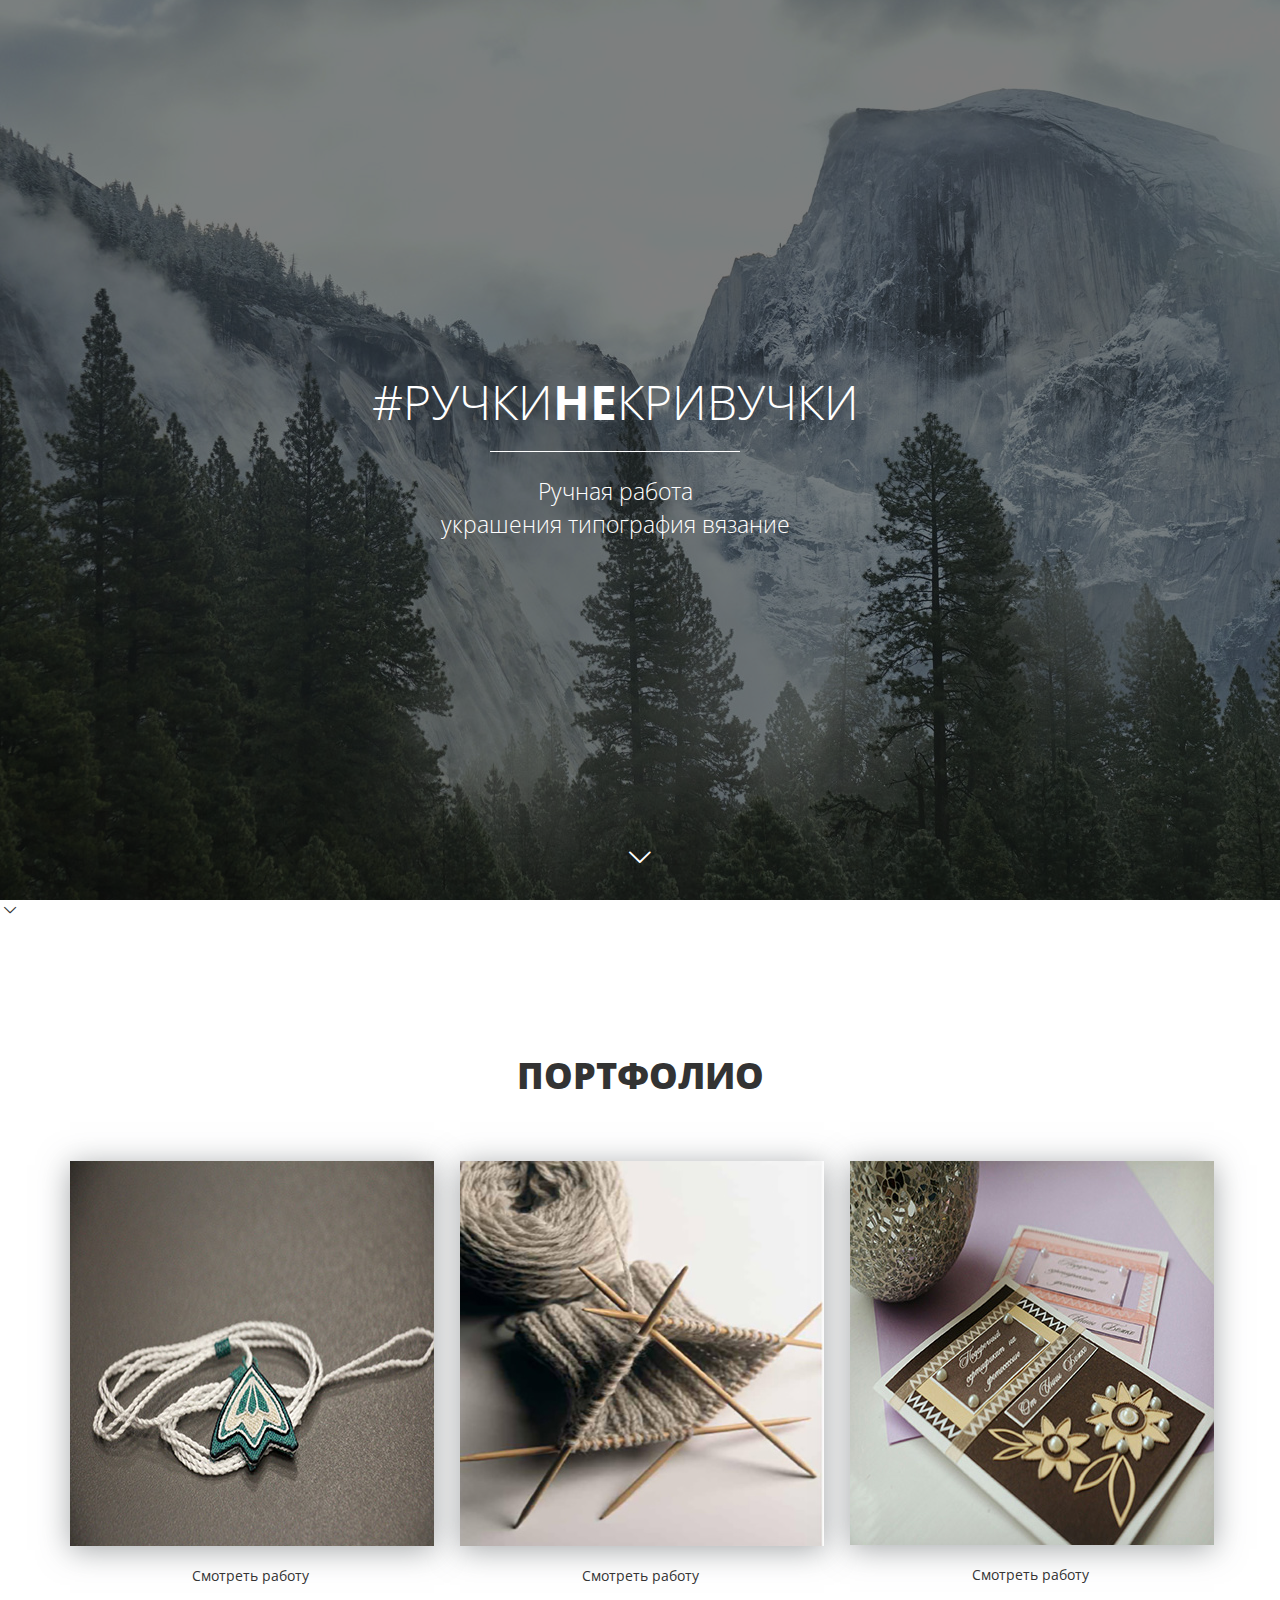
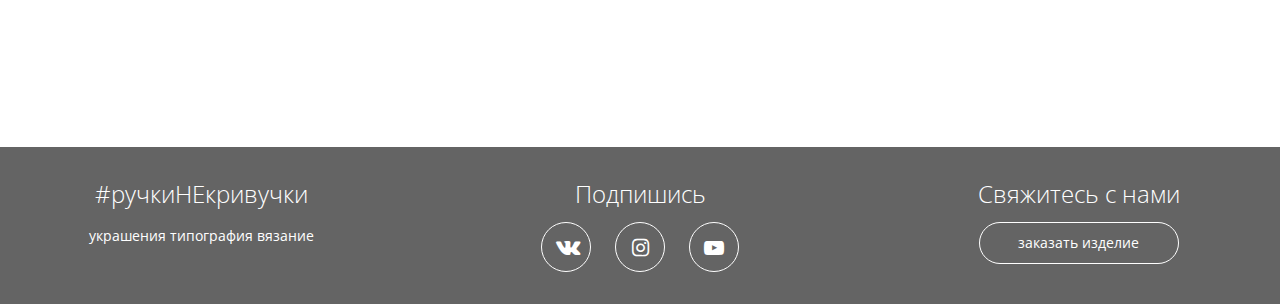
<file: index.html>
<!DOCTYPE html>
<html lang="ru">
  <head>
    <meta charset="utf-8">
    <meta http-equiv="X-UA-Compatible" content="IE=edge">
    <meta name="viewport" content="width=device-width, initial-scale=1">
    <meta property="og:url" content="">
    <meta property="og:type" content="website">
    <meta property="og:title" content="Ручная работа на заказ Минск Молодчено ">
    <meta property="og:image" content="">
    <meta property="og:description" content="Закажите ручное изделие от 4.99 рублей">
    <meta property="og:site_name" content="Портфолио верстальщика">
    <meta property="article:author" content="Артем Исламов">
    <title>Рукоделие</title>
    <link href="https://fonts.googleapis.com/css?family=Open+Sans:400,700&amp;subset=cyrillic" rel="stylesheet">
    <link href="css/bootstrap.min.css" rel="stylesheet">
    <link rel="stylesheet" href="css/fontello.css">
    <link rel="stylesheet" href="css/fontello-embedded.css">

    <link href="css/style.css" rel="stylesheet">
    <!--фавиконка-->
    <link rel="shortcut icon" type="image/x-icon" href="favicon.ico">
    <!--[if lt IE 9]>
      <script src="https://oss.maxcdn.com/html5shiv/3.7.3/html5shiv.min.js"></script>
      <script src="https://oss.maxcdn.com/respond/1.4.2/respond.min.js"><
      /script>
    <![endif]-->
  </head>
  <body>
    <div class="main">
      <div class="main-overlay"></div>
      <div class="wrapper">
        <div class="main-header">
        <h1>#Ручки<strong>НЕ</strong>кривучки</h1>
        <div class="main-line"></div>
        <p>Ручная работа <br>украшения типография вязание</p>
      </div>
      </div>
      <a class="main-down"  href="#portfolio"><i class="icon-down-open-big"></a>
    </div>
  <div class="portfolio" id="portfolio">
        <div class="container">
          <h2 class="section-header">Портфолио</h2>
          <div class="row">
            <div class="col-md-4">  
              <div class="portfolio-block">
              <img src="img/portfolio/1.jpg" alt="Работа №1">
              <a data-toggle="modal" data-work='work-1' href="#work">Смотреть работу</a>
              </div>
            </div>
            <div class="col-md-4">
              <div class="portfolio-block">
              <img src="img/portfolio/2.jpg" alt="Работа №2">
              <a data-toggle="modal" data-work='work-2' href="#work">Смотреть работу</a>
              </div>
            </div>
            <div class="col-md-4">
              <div class="portfolio-block">
              <img src="img/portfolio/3.jpg" alt="Работа №3">
              <a data-toggle="modal" data-work='work-3' href="#work">Смотреть работу</a>
              </div>
            </div>
          </div>
        </div>
      </div>   

    <div class="footer">
      <div class="container">
        <div class="row">
          <div class="col-lg-3">
            <strong>#ручкиНЕкривучки</strong>
            <p>украшения типография вязание</p>
          </div>
          <div class="col-lg-6">
            <strong>Подпишись</strong>
            <div class="social-links">
              <a href="https://vk.me/id99037004"><i class="icon-vk"></i></a>
              <a href="https://www.instagram.com/anastas4343/"><i class="icon-instagram"></i></a>
              <a href="#"><i class="icon-youtube-play"></i></a>
            </div>
          </div>
          <div class="col-lg-3">
            <strong>Свяжитесь с нами</strong>
            <a href="https://vk.me/id99037004" class="offer-btn">заказать изделие</a>
          </div>
        </div>
      </div>
    </div>

 
  <!-- Всплывающие окна -->
      <div class="modal fade" id="work" role="dialog">
        <div class="modal-dialog" role="document">
          <div class="modal-content">
            <div class="modal-header">
              <button type="button" class="close" data-dismiss="modal" aria-label="Close"><span aria-hidden="true">&times;</span></button>
              <h4 class="modal-title">#ручкиНЕкривучки</h4>
            </div>
            <div class="modal-body">
              
            </div>
          </div>
        </div>
      </div>

    <!-- jQuery (necessary for Bootstrap's JavaScript plugins) -->
    <script src="https://ajax.googleapis.com/ajax/libs/jquery/1.12.4/jquery.min.js"></script>
    <script src="js/bootstrap.min.js"></script>
    <script>
      $(function() {
        var link = $('a[data-toggle="modal"]');
        link.on('click', function(event) {
          var work = $(this).attr('data-work');
          var modal = $('.modal');
          modal.find('.modal-body').load(work+'.html');
        });
      });
    </script>
    <script >
    	$(document).ready(function() {
    		$("main-down") .on ("click", function (event) {
    			event.preventDefault();
    			var id = $ (this).attr('href'),
    			top = $(id).offset().top;
    			$('body,html').animate({scrollTop: top},800);
    		});
    		});
    </script>
</file>
<file: css/fontello.css>
@font-face {
  font-family: 'fontello';
  src: url('../font/fontello.eot?28435127');
  src: url('../font/fontello.eot?28435127#iefix') format('embedded-opentype'),
       url('../font/fontello.woff2?28435127') format('woff2'),
       url('../font/fontello.woff?28435127') format('woff'),
       url('../font/fontello.ttf?28435127') format('truetype'),
       url('../font/fontello.svg?28435127#fontello') format('svg');
  font-weight: normal;
  font-style: normal;
}
/* Chrome hack: SVG is rendered more smooth in Windozze. 100% magic, uncomment if you need it. */
/* Note, that will break hinting! In other OS-es font will be not as sharp as it could be */
/*
@media screen and (-webkit-min-device-pixel-ratio:0) {
  @font-face {
    font-family: 'fontello';
    src: url('../font/fontello.svg?28435127#fontello') format('svg');
  }
}
*/
 
 [class^="icon-"]:before, [class*=" icon-"]:before {
  font-family: "fontello";
  font-style: normal;
  font-weight: normal;
  speak: none;
 
  display: inline-block;
  text-decoration: inherit;
  width: 1em;
  margin-right: .2em;
  text-align: center;
  /* opacity: .8; */
 
  /* For safety - reset parent styles, that can break glyph codes*/
  font-variant: normal;
  text-transform: none;
 
  /* fix buttons height, for twitter bootstrap */
  line-height: 1em;
 
  /* Animation center compensation - margins should be symmetric */
  /* remove if not needed */
  margin-left: .2em;
 
  /* you can be more comfortable with increased icons size */
  /* font-size: 120%; */
 
  /* Font smoothing. That was taken from TWBS */
  -webkit-font-smoothing: antialiased;
  -moz-osx-font-smoothing: grayscale;
 
  /* Uncomment for 3D effect */
  /* text-shadow: 1px 1px 1px rgba(127, 127, 127, 0.3); */
}
 
.icon-down-open-big:before { content: '\e800'; } /* '' */
.icon-vk:before { content: '\e801'; } /* '' */
.icon-youtube-play:before { content: '\f16a'; } /* '' */
.icon-instagram:before { content: '\f16d'; } /* '' */
</file>
<file: css/fontello-embedded.css>
@font-face {
  font-family: 'fontello';
  src: url('../font/fontello.eot?78371023');
  src: url('../font/fontello.eot?78371023#iefix') format('embedded-opentype'),
       url('../font/fontello.svg?78371023#fontello') format('svg');
  font-weight: normal;
  font-style: normal;
}
@font-face {
  font-family: 'fontello';
  src: url('[data-uri]') format('woff'),
       url('[data-uri]') format('truetype');
}
/* Chrome hack: SVG is rendered more smooth in Windozze. 100% magic, uncomment if you need it. */
/* Note, that will break hinting! In other OS-es font will be not as sharp as it could be */
/*
@media screen and (-webkit-min-device-pixel-ratio:0) {
  @font-face {
    font-family: 'fontello';
    src: url('../font/fontello.svg?78371023#fontello') format('svg');
  }
}
*/
 
 [class^="icon-"]:before, [class*=" icon-"]:before {
  font-family: "fontello";
  font-style: normal;
  font-weight: normal;
  speak: none;
 
  display: inline-block;
  text-decoration: inherit;
  width: 1em;
  margin-right: .2em;
  text-align: center;
  /* opacity: .8; */
 
  /* For safety - reset parent styles, that can break glyph codes*/
  font-variant: normal;
  text-transform: none;
     
  /* fix buttons height, for twitter bootstrap */
  line-height: 1em;
 
  /* Animation center compensation - margins should be symmetric */
  /* remove if not needed */
  margin-left: .2em;
 
  /* you can be more comfortable with increased icons size */
  /* font-size: 120%; */
 
  /* Uncomment for 3D effect */
  /* text-shadow: 1px 1px 1px rgba(127, 127, 127, 0.3); */
}
.icon-down-open-big:before { content: '\e800'; } /* '' */
.icon-vk:before { content: '\e801'; } /* '' */
.icon-youtube-play:before { content: '\f16a'; } /* '' */
.icon-instagram:before { content: '\f16d'; } /* '' */
</file>
<file: css/style.css>
body {
	font-family: 'Open Sans', sans-serif;
}
html {
	font-size: 10px;
}

a:active, a:visited, a:focus {
	text-decoration: none;
	outline: none;
}

.wrapper {
	display:table-cell;
	vertical-align:middle;
}

.main {
	position: relative;
	display:table;
	width: 100%;
	text-align: center;
	color: #fff;
	height: 100vh;
	background: #000 url(../img/1.jpg) center center no-repeat;
}

.main-overlay {
	position: absolute;
	z-index: 1;
	width: 100%;
	height: 100%;
	background-color: rgba(0,0,0,0.5);
}

.main h1 {
	margin-bottom: 1.4rem;
	font-weight: 300	;
	text-transform: uppercase;
	font-size: 4.8rem;
}

.main p {
	font-size: 2.3rem;
	font-weight: 300;
}

.main-header {
	position: relative;
	z-index: 2;
}

.main-line {
	width: 250px;
	height: 1px;
	background-color: #fff;
	margin: 0 auto;
}

.main-down{
	position: absolute;
	color: #fff;
	z-index: 4;
	bottom: 2rem;
	display: inline-block;
	font-size: 2.5rem;
	width: 50px;
	height: 50px;
	border-radius: 50%;
	border: 1px solid transparent;
	line-height: 50px;
	left: 50%;
	margin-left: -25px;
	transition: 0.2s;

}

.main-down:hover {
	color: #fff;
	border-color: #fff;
}

.portfolio{
	padding: 10rem 0px;
	text-align: center;
	font-style: normal;
}

.section-header{
	
	text-transform: uppercase;
	font-weight: 800;
	font-size: 3.6rem;
	margin-bottom: 6rem;
	
}

.portfolio img{
	width: 100%
	max-width: 360px;
	box-shadow: 0px 4px 29px 0px rgba(87, 92, 97, 0.54);

}

.portfolio a {
	display: block;
	margin: 2rem auto 6rem;
	color: #333;
	width: 17rem;
	border-bottom: 1px solid transparent;
}
.portfolio a:hover {
	text-decoration: none;
	border-bottom: 1px dotted #333;
	}

	.footer {
	background-color: #646464;
	color: #fff;
	text-align: center;
	padding: 3rem 0;
	font-style: normal;
}
.footer strong {
	font-weight: 300;
	font-size: 2.4rem;
}
.social-links {
	margin-top: 1rem;
}
.social-links a {
	width: 5rem;
	height: 5rem;
	line-height: 5rem;
	display: inline-block;
	color: #fff;
	border: solid 1px #fff;
	border-radius: 50%;
	margin-left: 1rem;
	margin-right: 1rem;
	font-size: 2rem;
	transition: 0.2s;
}
.social-links a:hover {
	background-color: #fff;
	color: #646464;
}
.offer-btn {
	display: block;
	width: 80%;
	max-width: 200px;
	margin: 1rem auto;
	border: 1px solid #fff;
	padding-top: 1rem;
	padding-bottom: 1rem;
	color: #fff;
	border-radius: 100px;
	transition: 0.2s;
}
.offer-btn:hover {
	text-decoration: none;
	background-color: #fff;
	color: #646464;
}

.modal{
	font-style: normal;
}

.modal img {
	width: 100%;
}

.modal-title {
	font-weight: 800;
	font-size: 2rem;
}
.close {
	background-color: transparent;
	border: none;
	font-size: 2.5rem;
	position: absolute;
	right: 2rem;
	top: 1rem;
}
.modal-btn {
	display: inline-block;
	color: #333;
	border: 1px solid #333;
	padding: 10px 20px;
	border-radius: 5px;
}
.modal-btn:hover {
	background-color: #333;
	color: #fff;
	text-decoration: none;
}
@media (min-width: 0px) and (max-width: 767px) {
	html {
		font-size: 7px;
	}
	.footer strong {
		margin: 3rem 0 2rem;
		display: inline-block;
	}
	.social-links a {
		font-size: 1.5rem;
	}
}

@media (min-width: 768px) and (max-width: 991px) {
	.footer strong {
		margin: 3rem 0 2rem;
		display: inline-block;
	}
}
</file>
